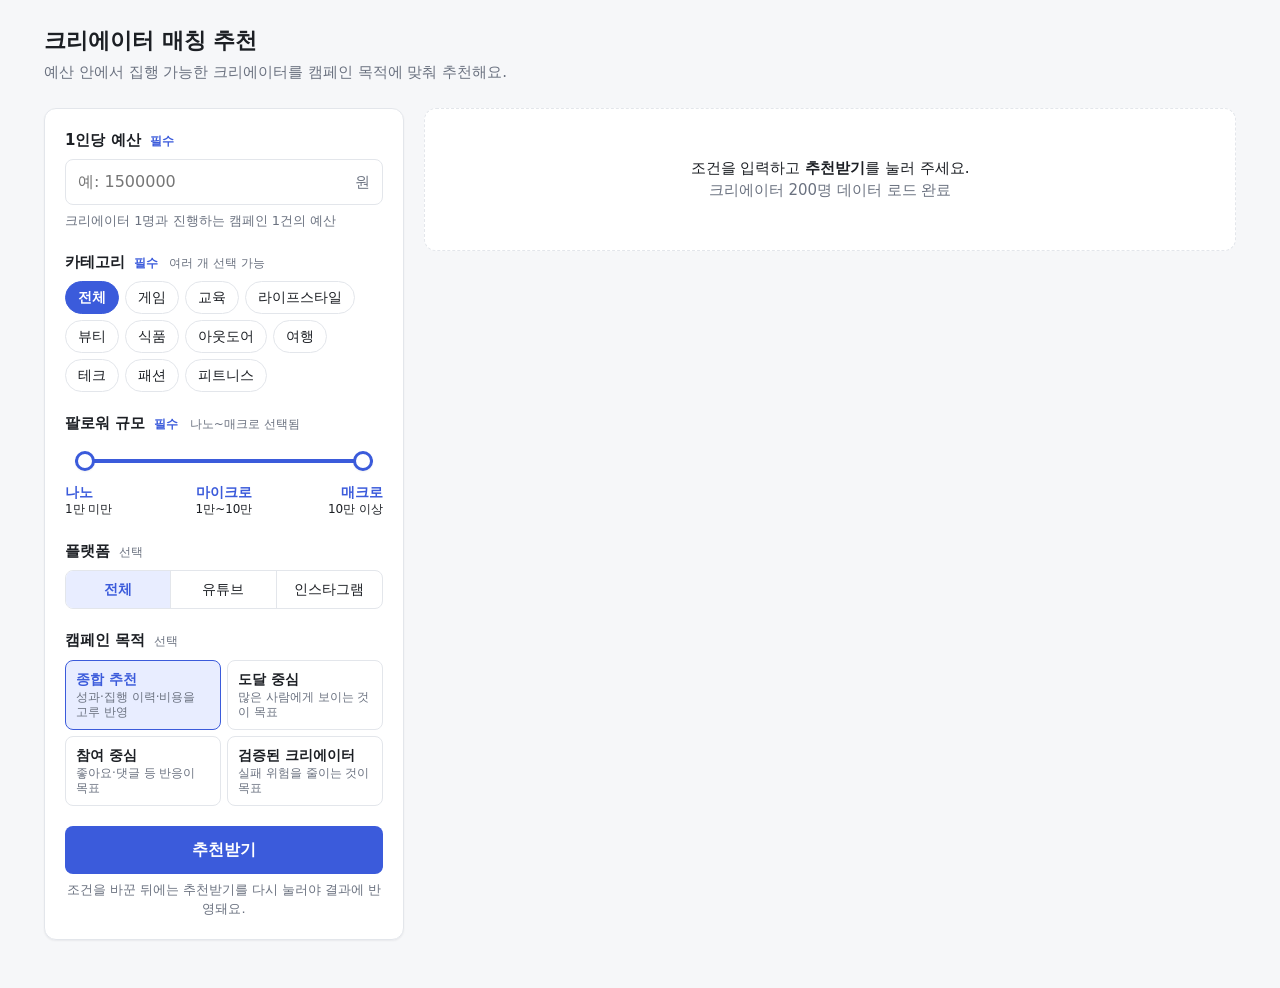
<file: index.html>
<!doctype html>
<html lang="ko">
  <head>
    <meta charset="utf-8" />
    <meta name="viewport" content="width=device-width, initial-scale=1" />
    <title>크리에이터 매칭 추천</title>
    <link rel="stylesheet" href="styles.css" />
  </head>
  <body>
    <header class="app-header">
      <h1>크리에이터 매칭 추천</h1>
      <p>예산 안에서 집행 가능한 크리에이터를 캠페인 목적에 맞춰 추천해요.</p>
    </header>

    <main class="layout">
      <form id="condition-form" class="panel form" novalidate>
        <fieldset class="field">
          <legend>1인당 예산 <span class="req">필수</span></legend>
          <div class="budget">
            <input id="budget" name="budget" type="text" inputmode="numeric" autocomplete="off" placeholder="예: 1500000" aria-describedby="budget-readable budget-error" />
            <span class="budget__unit">원</span>
          </div>
          <p id="budget-readable" class="hint" aria-live="polite"></p>
          <p id="budget-error" class="error" role="alert" hidden></p>
          <p class="hint">크리에이터 1명과 진행하는 캠페인 1건의 예산</p>
        </fieldset>

        <fieldset class="field">
          <legend>카테고리 <span class="req">필수</span> <span class="hint-inline">여러 개 선택 가능</span></legend>
          <div id="category-chips" class="chips"></div>
        </fieldset>

        <fieldset class="field">
          <legend>팔로워 규모 <span class="req">필수</span> <span class="hint-inline" id="range-readable"></span></legend>
          <div class="range" id="range">
            <div class="range__track"><div class="range__fill" id="range-fill"></div></div>
            <input type="range" id="range-min" min="0" max="2" step="1" value="0" aria-label="팔로워 규모 시작" />
            <input type="range" id="range-max" min="0" max="2" step="1" value="2" aria-label="팔로워 규모 끝" />
          </div>
          <ol class="range__labels" id="range-labels"></ol>
        </fieldset>

        <fieldset class="field">
          <legend>플랫폼 <span class="opt">선택</span></legend>
          <div id="platform-options" class="segmented"></div>
        </fieldset>

        <fieldset class="field">
          <legend>캠페인 목적 <span class="opt">선택</span></legend>
          <div id="purpose-options" class="purpose"></div>
        </fieldset>

        <button type="submit" class="submit" id="submit-btn" disabled>추천받기</button>
        <p class="hint center">조건을 바꾼 뒤에는 추천받기를 다시 눌러야 결과에 반영돼요.</p>
      </form>

      <section id="results" class="results" aria-live="polite">
        <div class="placeholder">데이터를 불러오는 중…</div>
      </section>
    </main>

    <div id="toast" class="toast" role="status" aria-live="polite"></div>

    <script type="module" src="src/app.js"></script>
  </body>
</html>
</file>
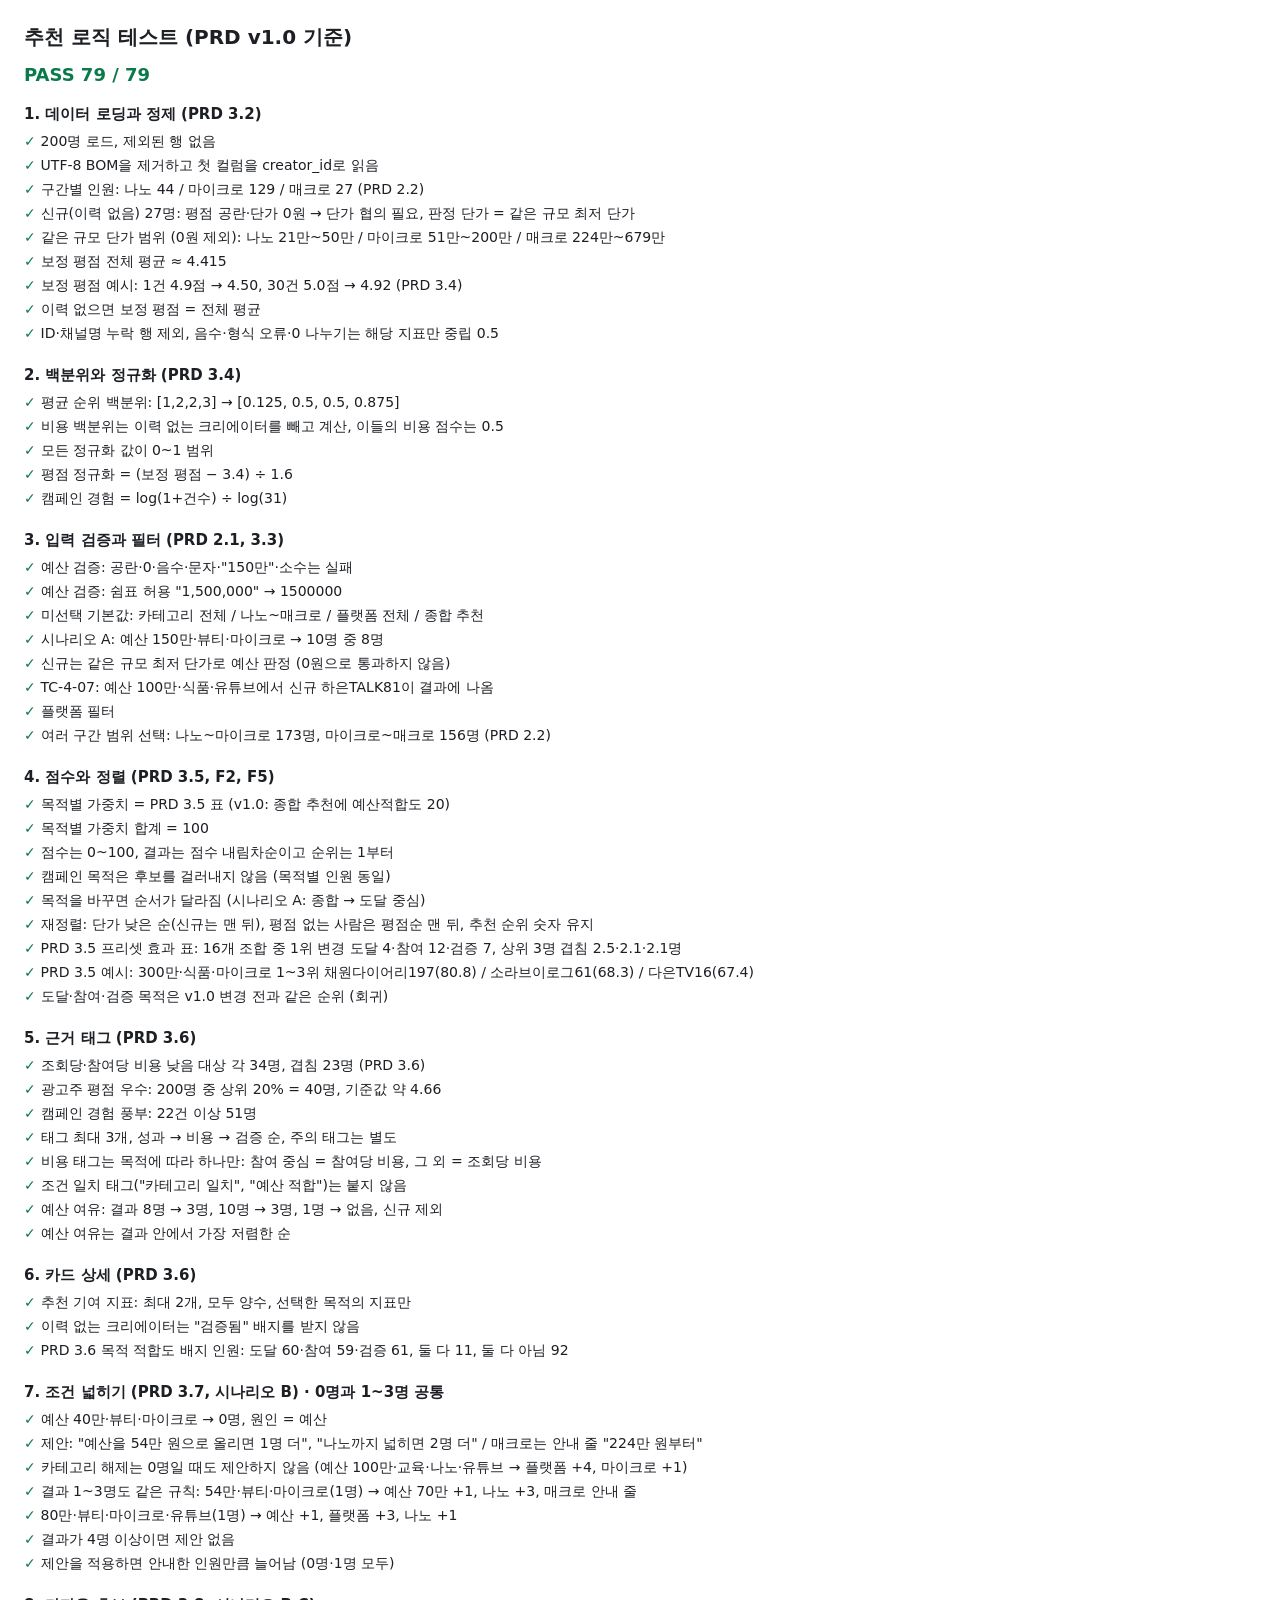
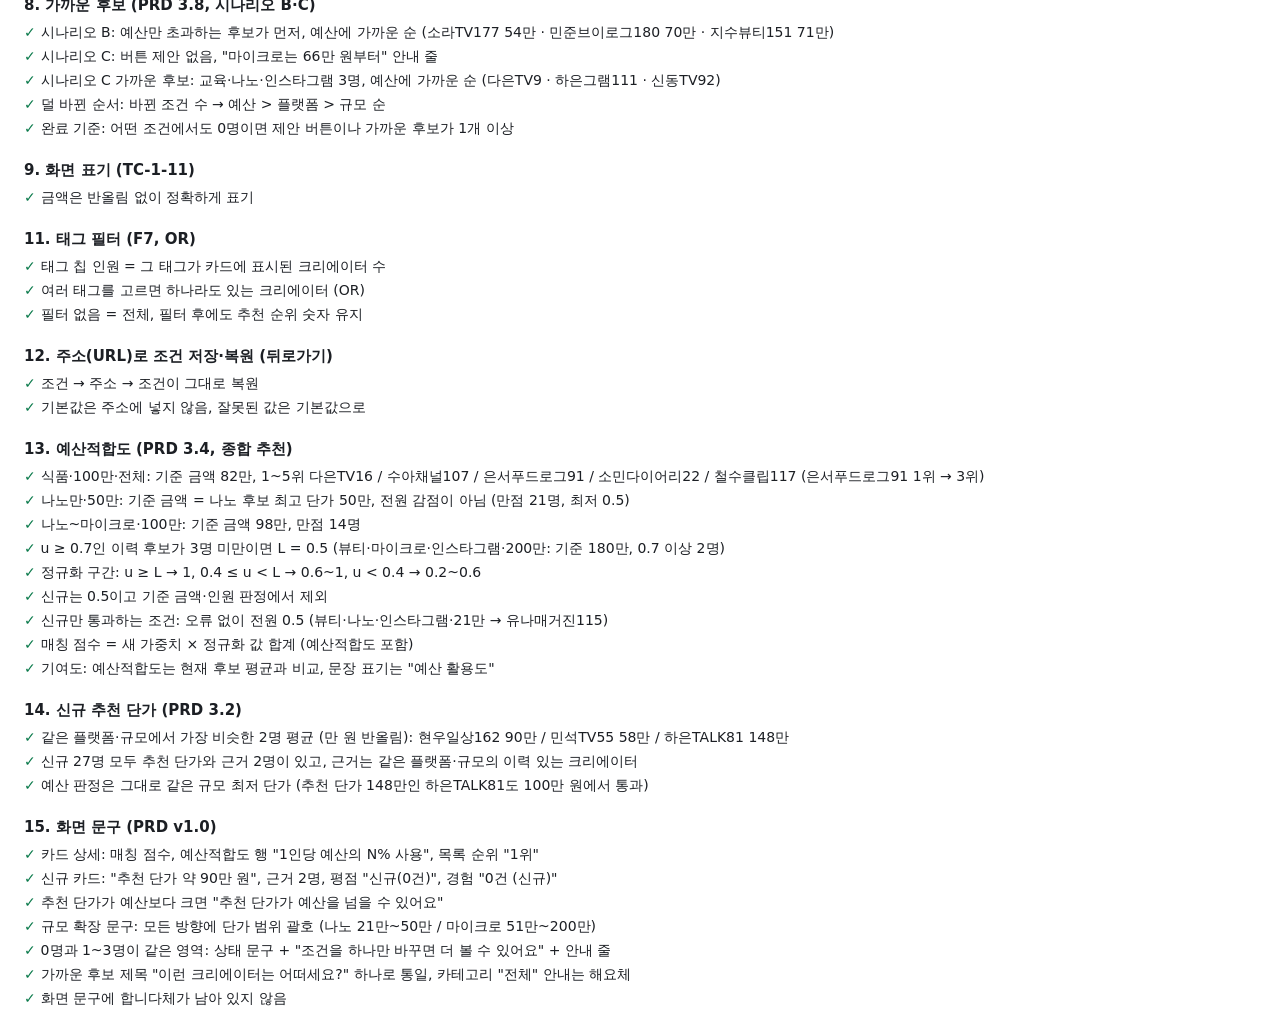
<file: tests/index.html>
<!doctype html>
<html lang="ko">
  <head>
    <meta charset="utf-8" />
    <meta name="viewport" content="width=device-width, initial-scale=1" />
    <title>추천 로직 테스트</title>
    <style>
      body { font-family: -apple-system, "Apple SD Gothic Neo", system-ui, sans-serif; margin: 24px; color: #1c1f24; background: #fff; }
      h1 { font-size: 20px; }
      #summary { font-size: 18px; font-weight: 700; margin: 12px 0 20px; }
      #summary.pass { color: #0b7a4b; }
      #summary.fail { color: #b42318; }
      h2 { font-size: 15px; margin: 20px 0 6px; }
      ul { list-style: none; padding: 0; margin: 0; }
      li { padding: 3px 0; font-size: 14px; }
      .ok::before { content: "✓ "; color: #0b7a4b; font-weight: 700; }
      .ng { color: #b42318; }
      .ng::before { content: "✗ "; font-weight: 700; }
      .msg { display: block; margin-left: 18px; font-size: 13px; white-space: pre-wrap; }
    </style>
  </head>
  <body>
    <h1>추천 로직 테스트 (PRD v1.0 기준)</h1>
    <div id="summary">실행 중…</div>
    <div id="report"></div>
    <script type="module" src="tests.js"></script>
  </body>
</html>
</file>
<file: styles.css>
:root {
  --bg: #f6f7f9;
  --panel: #ffffff;
  --text: #1c1f24;
  --muted: #6b7280;
  --line: #e3e6eb;
  --accent: #3b5bdb;
  --accent-weak: #e8edff;
  --perf: #0b7a4b;
  --perf-bg: #e3f6ec;
  --cost: #8a5a00;
  --cost-bg: #fff3d6;
  --verify: #3b5bdb;
  --verify-bg: #e8edff;
  --caution: #b42318;
  --caution-bg: #fdecea;
  --diff-bg: #ffe58f;
  --diff-text: #5c3c00;
  --diff-line: #f0c43c;
  --radius: 12px;
  --shadow: 0 1px 2px rgba(16, 24, 40, 0.06);
}

* { box-sizing: border-box; }

body {
  margin: 0;
  background: var(--bg);
  color: var(--text);
  font-family: -apple-system, BlinkMacSystemFont, "Apple SD Gothic Neo", "Noto Sans KR", "Malgun Gothic", system-ui, sans-serif;
  font-size: 15px;
  line-height: 1.5;
}

button, input, select { font: inherit; color: inherit; }

.app-header { padding: 24px 24px 8px; max-width: 1240px; margin: 0 auto; }
.app-header h1 { margin: 0; font-size: 22px; }
.app-header p { margin: 4px 0 0; color: var(--muted); }

.layout {
  display: grid;
  grid-template-columns: 360px 1fr;
  gap: 20px;
  max-width: 1240px;
  margin: 0 auto;
  padding: 16px 24px 48px;
  align-items: start;
}

.panel { background: var(--panel); border: 1px solid var(--line); border-radius: var(--radius); box-shadow: var(--shadow); }

/* ---------- 폼 ---------- */
.form { padding: 20px; position: sticky; top: 16px; }
.field { border: 0; padding: 0; margin: 0 0 20px; min-width: 0; }
.field legend { font-weight: 700; margin-bottom: 8px; padding: 0; }
.req { color: var(--accent); font-size: 12px; font-weight: 600; margin-left: 4px; }
.opt { color: var(--muted); font-size: 12px; font-weight: 500; margin-left: 4px; }
.hint-inline { color: var(--muted); font-size: 12px; font-weight: 400; margin-left: 6px; }
.hint { color: var(--muted); font-size: 13px; margin: 6px 0 0; }
.hint:empty { display: none; }
.center { text-align: center; }
.error { color: var(--caution); font-size: 13px; margin: 6px 0 0; font-weight: 600; }

.budget { display: flex; align-items: center; border: 1px solid var(--line); border-radius: 8px; padding: 0 12px; background: #fff; }
.budget:focus-within { border-color: var(--accent); box-shadow: 0 0 0 3px var(--accent-weak); }
.budget input { flex: 1; border: 0; outline: 0; padding: 10px 0; min-width: 0; font-size: 16px; }
.budget input[aria-invalid="true"] { color: var(--caution); }
.budget__unit { color: var(--muted); }

.chips { display: flex; flex-wrap: wrap; gap: 6px; }
.chip {
  border: 1px solid var(--line); background: #fff; border-radius: 999px; padding: 5px 12px; cursor: pointer; font-size: 14px;
}
.chip[aria-pressed="true"] { background: var(--accent); border-color: var(--accent); color: #fff; font-weight: 600; }
.chip--static { cursor: default; background: var(--bg); font-size: 12px; padding: 2px 10px; }

/* 3단계 범위 바: 두 개의 range input을 겹쳐 시작·끝을 고른다 */
.range { position: relative; height: 28px; margin: 4px 10px 0; }
.range__track { position: absolute; top: 12px; left: 0; right: 0; height: 4px; background: var(--line); border-radius: 2px; }
.range__fill { position: absolute; top: 0; height: 100%; background: var(--accent); border-radius: 2px; }
.range input[type="range"] {
  position: absolute; inset: 0; width: 100%; margin: 0; background: none; pointer-events: none; -webkit-appearance: none; appearance: none;
}
.range input[type="range"]::-webkit-slider-runnable-track { background: none; height: 28px; }
.range input[type="range"]::-moz-range-track { background: none; }
.range input[type="range"]::-webkit-slider-thumb {
  -webkit-appearance: none; pointer-events: auto; width: 20px; height: 20px; margin-top: 4px; border-radius: 50%;
  background: #fff; border: 3px solid var(--accent); cursor: pointer; box-shadow: var(--shadow);
}
.range input[type="range"]::-moz-range-thumb {
  pointer-events: auto; width: 14px; height: 14px; border-radius: 50%; background: #fff; border: 3px solid var(--accent); cursor: pointer;
}
.range input[type="range"]:focus-visible::-webkit-slider-thumb { box-shadow: 0 0 0 4px var(--accent-weak); }
.range__labels { list-style: none; display: flex; justify-content: space-between; padding: 0; margin: 6px 0 0; }
.range__labels li { display: flex; justify-content: center; width: 33%; }
.range__labels li:first-child { justify-content: flex-start; }
.range__labels li:last-child { justify-content: flex-end; }
.range__stop {
  display: flex; flex-direction: column; align-items: inherit; gap: 0; border: 0; background: none; padding: 2px 4px; margin: 0 -4px;
  border-radius: 6px; cursor: pointer; color: var(--muted); font-size: 12px; line-height: 1.35;
}
.range__labels li:first-child .range__stop { align-items: flex-start; }
.range__labels li:nth-child(2) .range__stop { align-items: center; }
.range__labels li:last-child .range__stop { align-items: flex-end; }
.range__stop:hover { background: var(--bg); }
.range__stop:focus-visible { outline: 2px solid var(--accent); }
.range__stop strong { font-size: 14px; }
.range__labels li.is-on .range__stop { color: var(--text); }
.range__labels li.is-on .range__stop strong { color: var(--accent); }

.segmented { display: flex; border: 1px solid var(--line); border-radius: 8px; overflow: hidden; }
.segmented label { flex: 1; }
.segmented input { position: absolute; opacity: 0; pointer-events: none; }
.segmented span { display: block; text-align: center; padding: 8px 4px; cursor: pointer; border-right: 1px solid var(--line); font-size: 14px; }
.segmented label:last-child span { border-right: 0; }
.segmented input:checked + span { background: var(--accent-weak); color: var(--accent); font-weight: 700; }
.segmented input:focus-visible + span { outline: 2px solid var(--accent); outline-offset: -2px; }

.purpose { display: grid; grid-template-columns: 1fr 1fr; gap: 6px; }
.purpose input { position: absolute; opacity: 0; pointer-events: none; }
.purpose span { display: block; border: 1px solid var(--line); border-radius: 8px; padding: 8px 10px; cursor: pointer; height: 100%; }
.purpose strong { display: block; font-size: 14px; }
.purpose small { color: var(--muted); font-size: 12px; line-height: 1.3; display: block; }
.purpose input:checked + span { border-color: var(--accent); background: var(--accent-weak); }
.purpose input:checked + span strong { color: var(--accent); }
.purpose input:focus-visible + span { outline: 2px solid var(--accent); }

.submit {
  width: 100%; padding: 12px; border: 0; border-radius: 8px; background: var(--accent); color: #fff; font-weight: 700; font-size: 16px; cursor: pointer;
}
.submit:disabled { opacity: 0.5; cursor: not-allowed; }
.secondary { border: 1px solid var(--line); background: #fff; border-radius: 8px; padding: 8px 14px; cursor: pointer; }

/* ---------- 결과 ---------- */
.results { min-width: 0; }
.placeholder, .load-error {
  background: var(--panel); border: 1px dashed var(--line); border-radius: var(--radius); padding: 48px 24px; text-align: center; color: var(--text);
}
.muted { color: var(--muted); font-weight: 400; }

.summary {
  display: flex; justify-content: space-between; align-items: flex-end; gap: 12px; flex-wrap: wrap;
  background: var(--panel); border: 1px solid var(--line); border-radius: var(--radius); padding: 14px 16px; margin-bottom: 14px;
}
.summary__count { margin: 0 0 6px; font-size: 16px; }
.summary__purpose { color: var(--muted); }
.summary__chips { display: flex; flex-wrap: wrap; gap: 4px; }
.sort { display: flex; align-items: center; gap: 8px; font-size: 14px; color: var(--muted); }
.sort select { border: 1px solid var(--line); border-radius: 8px; padding: 6px 8px; background: #fff; color: var(--text); }

.cards { display: grid; grid-template-columns: repeat(auto-fill, minmax(300px, 1fr)); gap: 12px; }
.card { background: var(--panel); border: 1px solid var(--line); border-radius: var(--radius); padding: 14px 16px; box-shadow: var(--shadow); display: flex; flex-direction: column; gap: 10px; }
.card--alt { border-style: dashed; }
.card__head { display: flex; gap: 10px; align-items: center; }
.rank {
  flex: none; min-width: 44px; height: 28px; padding: 0 10px; border-radius: 8px; background: var(--text); color: #fff;
  display: grid; place-items: center; font-weight: 700; font-size: 14px; white-space: nowrap;
}
.card__title h3 { margin: 0; font-size: 16px; }
.card__meta { margin: 0; color: var(--muted); font-size: 13px; }

.stats { display: grid; grid-template-columns: repeat(2, 1fr); gap: 6px 12px; margin: 0; }
.stats div { min-width: 0; }
.stats dt { color: var(--muted); font-size: 12px; }
.stats dd { margin: 0; font-weight: 600; font-size: 14px; }
.badge { font-size: 11px; font-weight: 600; border-radius: 4px; padding: 1px 5px; vertical-align: 1px; }
.badge--muted { background: var(--bg); color: var(--muted); border: 1px solid var(--line); }
.over { display: inline-block; color: var(--caution); font-size: 12px; font-weight: 700; }

.is-diff { background: var(--diff-bg); color: var(--diff-text); font-weight: 700; border-radius: 4px; padding: 0 4px; box-shadow: inset 0 0 0 1px var(--diff-line); }
mark.is-diff { color: inherit; }

.tags { list-style: none; display: flex; flex-wrap: wrap; gap: 4px; padding: 0; margin: 0; }
.tag { font-size: 12px; font-weight: 600; padding: 2px 8px; border-radius: 999px; }
.tag--perf { color: var(--perf); background: var(--perf-bg); }
.tag--cost { color: var(--cost); background: var(--cost-bg); }
.tag--verify { color: var(--verify); background: var(--verify-bg); }
.tag--caution { color: var(--caution); background: var(--caution-bg); }

.detail { border-top: 1px solid var(--line); padding-top: 8px; margin-top: auto; }
.detail summary { cursor: pointer; color: var(--accent); font-size: 14px; font-weight: 600; }
.detail__body { display: grid; gap: 10px; margin-top: 10px; }
.detail__body h4 { margin: 0 0 4px; font-size: 13px; }
.detail__body p { margin: 0; font-size: 14px; }
.levels, .fit-list { list-style: none; padding: 0; margin: 0; display: grid; gap: 4px; font-size: 13px; }
.levels li { display: grid; grid-template-columns: 84px 1fr auto; gap: 8px; }
.level__label { color: var(--muted); }
.level__pct { font-weight: 600; text-align: right; }
.fit-list li { display: flex; justify-content: space-between; gap: 8px; align-items: center; }
.fit { font-size: 12px; font-weight: 600; padding: 2px 8px; border-radius: 999px; background: var(--bg); color: var(--muted); border: 1px solid var(--line); }
.fit--on { background: var(--perf-bg); color: var(--perf); border-color: transparent; }

/* 안내 박스: 정보(info) · 주의(warn) 두 가지만 쓴다 */
.notice { margin: 0 0 14px; padding: 10px 14px; border-radius: 10px; font-size: 14px; font-weight: 600; }
.notice--info { background: var(--accent-weak); color: var(--accent); }
.notice--warn { background: var(--cost-bg); color: var(--cost); }

.toast {
  position: fixed; left: 50%; bottom: 24px; transform: translate(-50%, 16px); opacity: 0; pointer-events: none;
  background: var(--text); color: #fff; padding: 10px 18px; border-radius: 999px; font-size: 14px; font-weight: 600;
  box-shadow: 0 6px 20px rgba(16, 24, 40, 0.2); transition: opacity 0.2s, transform 0.2s; z-index: 10;
}
.toast.is-visible { opacity: 1; transform: translate(-50%, 0); }
.toast:empty { display: none; }

/* 매칭 점수 (카드 상세) */
.score p { display: flex; align-items: baseline; gap: 2px; }
.score__value { font-size: 22px; color: var(--accent); }

/* F7 태그 필터 */
.tag-filter { display: grid; gap: 6px; margin: 0 0 14px; }
.tag-filter__label { font-size: 13px; font-weight: 700; }
.chip--tag { font-size: 13px; padding: 3px 10px; }
.chip__count { color: var(--muted); font-weight: 600; margin-left: 2px; }
.chip--tag[aria-pressed="true"] .chip__count { color: #dfe6ff; }
.link-btn { justify-self: start; border: 0; background: none; color: var(--accent); font-size: 13px; font-weight: 600; padding: 0; cursor: pointer; }

/* 3.7 조건 넓히기 (0명·1~3명 공통) */
.widen { margin: 0 0 14px; }
.widen h3 { font-size: 14px; margin: 0 0 8px; }
.relax-info { font-size: 14px; color: var(--muted); padding: 10px 14px; border: 1px dashed var(--line); border-radius: 10px; background: var(--bg); }
.over--soft { color: var(--cost); font-weight: 600; }

/* ---------- 빈 상태 ---------- */
.empty { display: grid; gap: 16px; }
.empty__block h3 { font-size: 15px; margin: 0 0 8px; }
.empty__block > p { margin: 0 0 10px; font-size: 13px; }
.relax-list { list-style: none; padding: 0; margin: 0; display: grid; gap: 8px; }
.relax-btn {
  width: 100%; text-align: left; background: var(--panel); border: 1px solid var(--line); border-radius: 10px; padding: 12px 14px; cursor: pointer;
  display: flex; justify-content: space-between; gap: 12px; align-items: center;
}
.relax-btn:hover, .relax-btn:focus-visible { border-color: var(--accent); }
.relax-btn__go { flex: none; color: var(--accent); font-size: 13px; font-weight: 600; }

@media (max-width: 860px) {
  .layout { grid-template-columns: 1fr; padding: 12px 16px 40px; }
  .app-header { padding: 20px 16px 4px; }
  .form { position: static; }
  .relax-btn { flex-direction: column; align-items: flex-start; }
}
</file>
